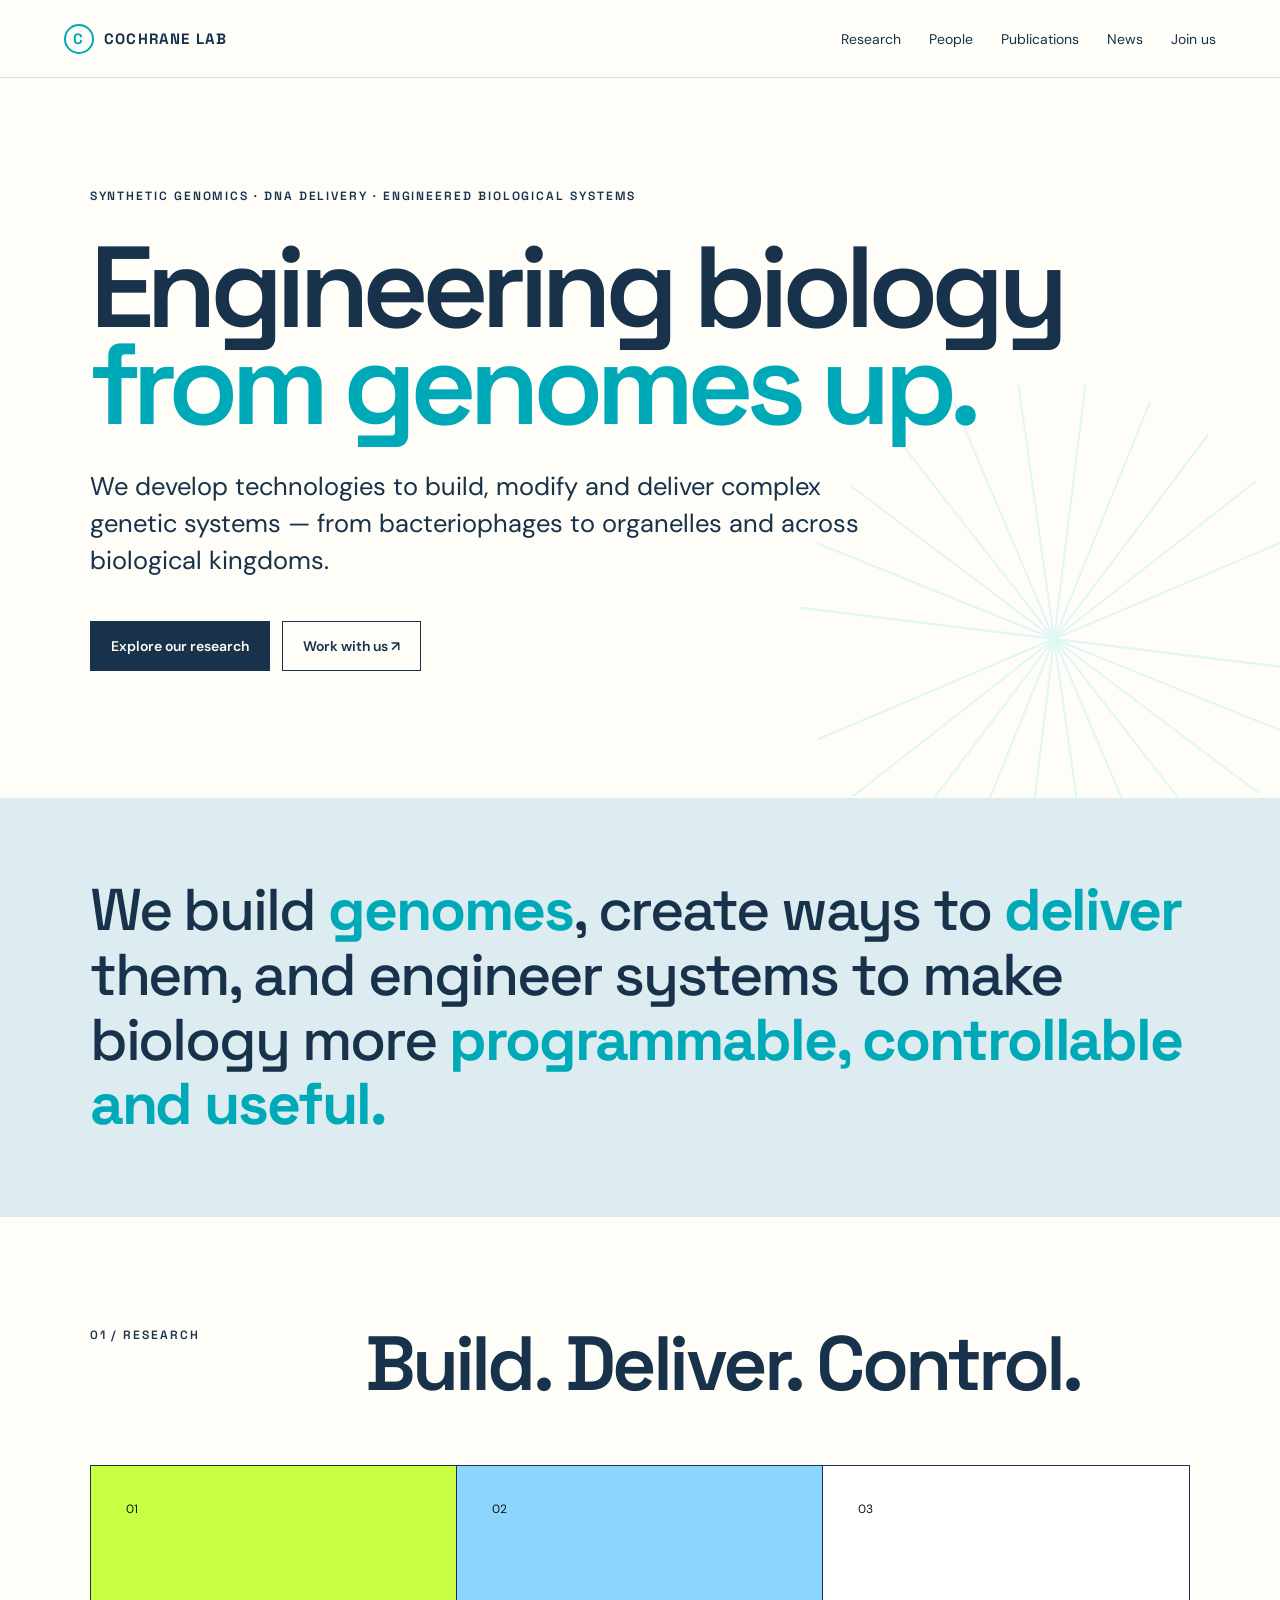
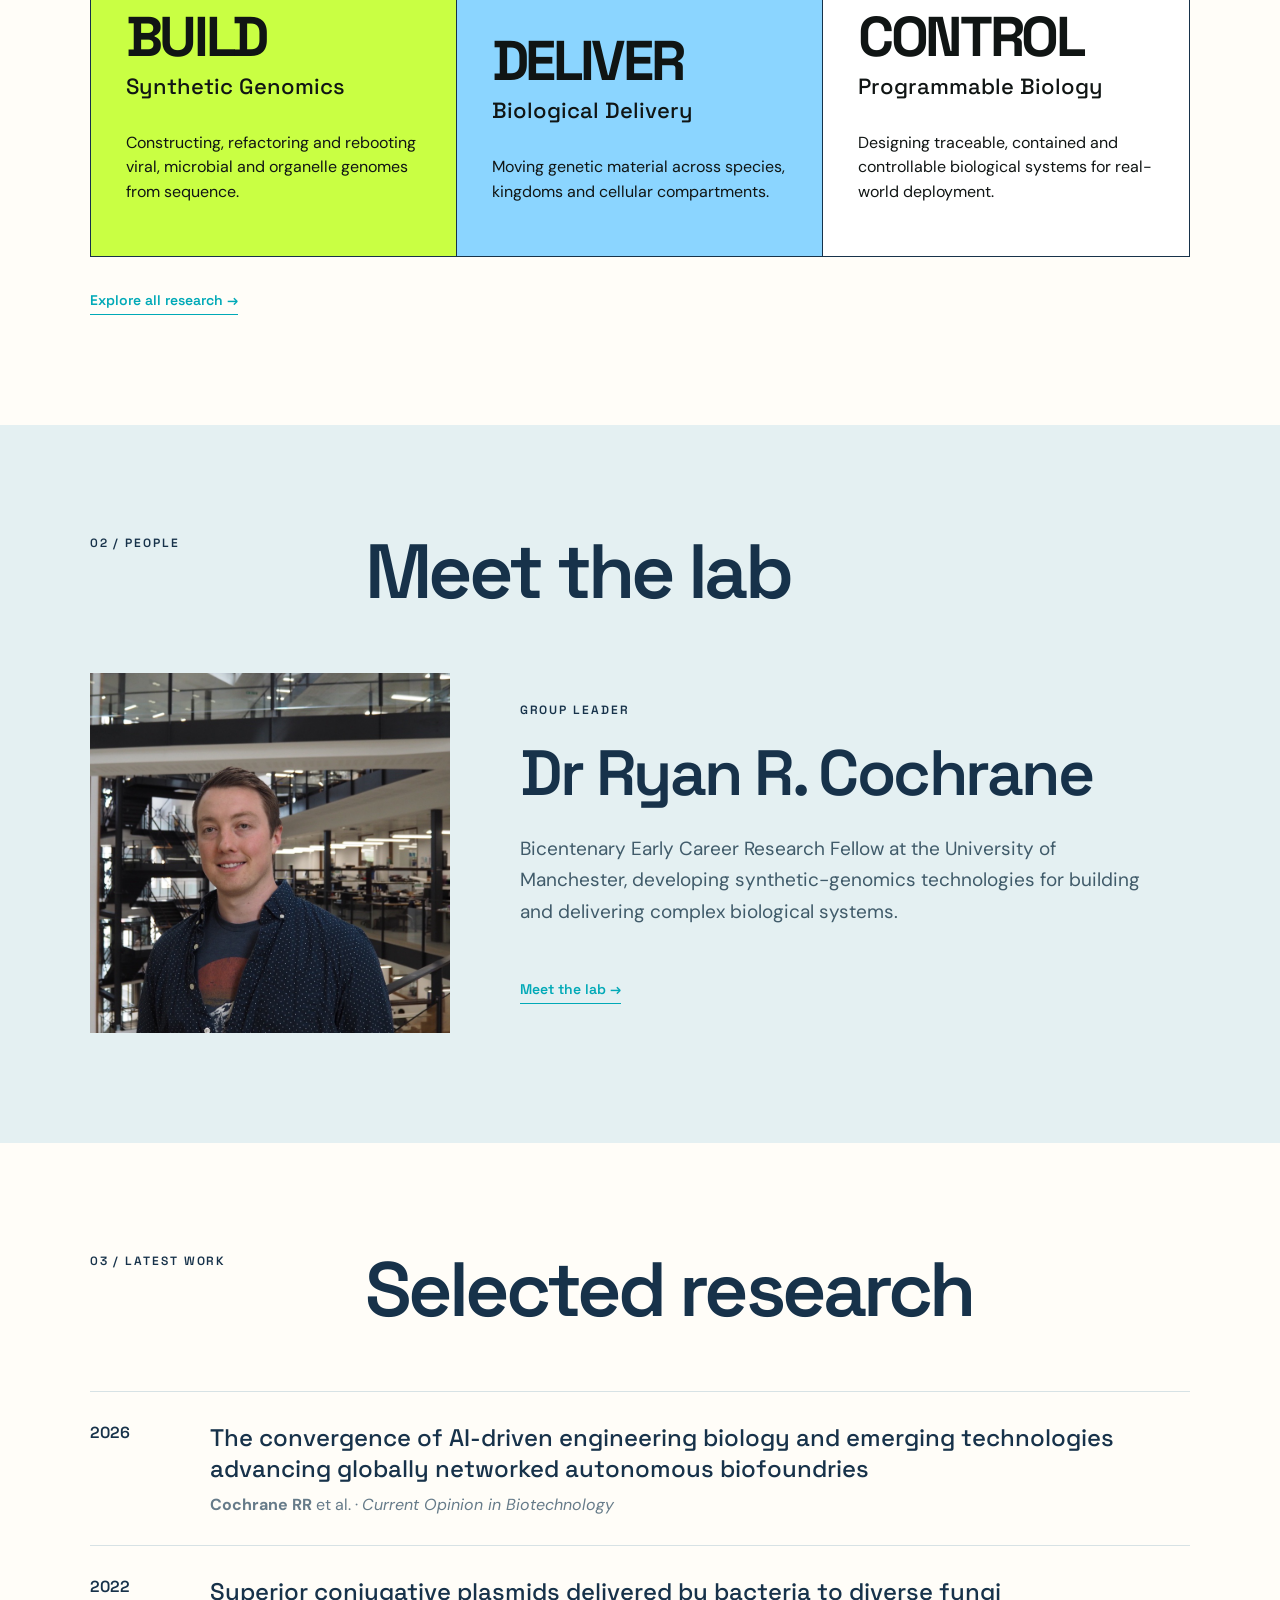
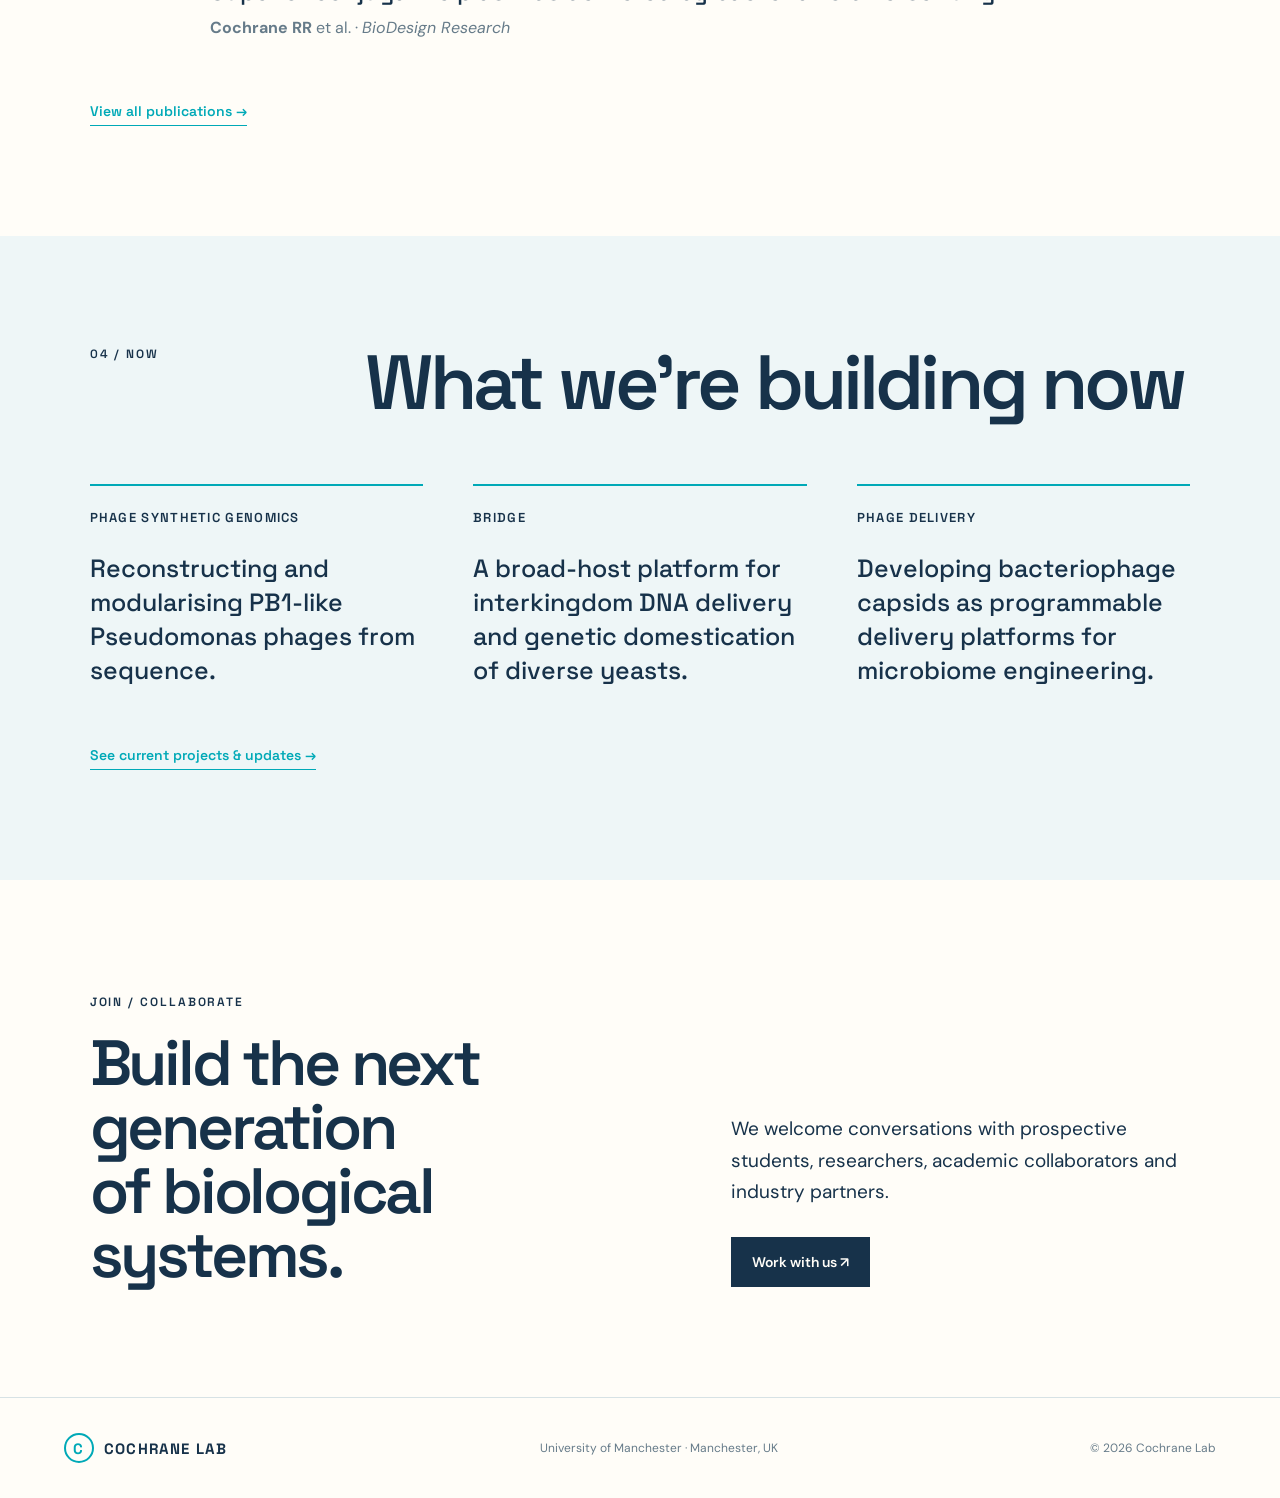
<file: index.html>
<!doctype html><html lang="en"><head><meta charset="utf-8"><meta name="viewport" content="width=device-width,initial-scale=1"><meta name="description" content="Cochrane Lab — engineering genomes, delivery systems and programmable biology at the University of Manchester."><title>Engineering Biology | Cochrane Lab</title><link rel="preconnect" href="https://fonts.googleapis.com"><link rel="preconnect" href="https://fonts.gstatic.com" crossorigin><link href="https://fonts.googleapis.com/css2?family=DM+Sans:wght@400;500;600;700&family=Space+Grotesk:wght@500;600;700&display=swap" rel="stylesheet"><link rel="stylesheet" href="assets/site.css"></head><body><header class="nav"><a class="brand" href="index.html"><span class="mark">C</span> COCHRANE LAB</a><button class="menu" aria-label="Menu">☰</button><nav><a href="research.html">Research</a><a href="people.html">People</a><a href="publications.html">Publications</a><a href="news.html">News</a><a href="join.html">Join us</a></nav></header><main><section class="hero"><div class="eyebrow">SYNTHETIC GENOMICS · DNA DELIVERY · ENGINEERED BIOLOGICAL SYSTEMS</div><h1>Engineering biology<br><em>from genomes up.</em></h1><p class="lede">We develop technologies to build, modify and deliver complex genetic systems — from bacteriophages to organelles and across biological kingdoms.</p><div class="actions"><a class="button primary" href="research.html">Explore our research</a><a class="button" href="join.html">Work with us ↗</a></div><div class="genome" aria-hidden="true"><span></span><span></span><span></span><span></span><span></span><span></span><span></span><span></span><span></span><span></span><span></span><span></span></div></section>
<section class="manifesto"><p>We build <strong>genomes</strong>, create ways to <strong>deliver</strong> them, and engineer systems to make biology more <strong>programmable, controllable and useful.</strong></p></section>
<section class="section"><div class="section-head"><span>01 / RESEARCH</span><h2>Build. Deliver. Control.</h2></div><div class="research-grid"><article class="card build"><div class="num">01</div><h3>BUILD</h3><h4>Synthetic Genomics</h4><p>Constructing, refactoring and rebooting viral, microbial and organelle genomes from sequence.</p></article><article class="card deliver"><div class="num">02</div><h3>DELIVER</h3><h4>Biological Delivery</h4><p>Moving genetic material across species, kingdoms and cellular compartments.</p></article><article class="card control"><div class="num">03</div><h3>CONTROL</h3><h4>Programmable Biology</h4><p>Designing traceable, contained and controllable biological systems for real-world deployment.</p></article></div><a class="text-link" href="research.html">Explore all research →</a></section>
<section class="section dark"><div class="section-head"><span>02 / PEOPLE</span><h2>Meet the lab</h2></div><div class="profile"><img src="images/ryan-square.jpg" alt="Ryan R. Cochrane"><div><div class="eyebrow">GROUP LEADER</div><h3>Dr Ryan R. Cochrane</h3><p>Bicentenary Early Career Research Fellow at the University of Manchester, developing synthetic-genomics technologies for building and delivering complex biological systems.</p><a class="text-link light-link" href="people.html">Meet the lab →</a></div></div></section>
<section class="section"><div class="section-head"><span>03 / LATEST WORK</span><h2>Selected research</h2></div><div class="pub"><div class="year">2026</div><div><h3>The convergence of AI-driven engineering biology and emerging technologies advancing globally networked autonomous biofoundries</h3><p><strong>Cochrane RR</strong> et al. · <em>Current Opinion in Biotechnology</em></p></div></div><div class="pub"><div class="year">2022</div><div><h3>Superior conjugative plasmids delivered by bacteria to diverse fungi</h3><p><strong>Cochrane RR</strong> et al. · <em>BioDesign Research</em></p></div></div><a class="text-link" href="publications.html">View all publications →</a></section>
<section class="section accent"><div class="section-head"><span>04 / NOW</span><h2>What we're building now</h2></div><div class="now-grid"><article><b>PHAGE SYNTHETIC GENOMICS</b><p>Reconstructing and modularising PB1-like Pseudomonas phages from sequence.</p></article><article><b>BRIDGE</b><p>A broad-host platform for interkingdom DNA delivery and genetic domestication of diverse yeasts.</p></article><article><b>PHAGE DELIVERY</b><p>Developing bacteriophage capsids as programmable delivery platforms for microbiome engineering.</p></article></div><a class="text-link" href="news.html">See current projects & updates →</a></section>
<section class="section join"><div><span class="eyebrow">JOIN / COLLABORATE</span><h2>Build the next generation<br>of biological systems.</h2></div><div><p>We welcome conversations with prospective students, researchers, academic collaborators and industry partners.</p><a class="button primary" href="join.html">Work with us ↗</a></div></section></main><footer><div class="brand"><span class="mark">C</span> COCHRANE LAB</div><div>University of Manchester · Manchester, UK</div><div>© 2026 Cochrane Lab</div></footer><script>document.querySelector('.menu').onclick=()=>document.querySelector('.nav nav').classList.toggle('open');</script></body></html>
</file>
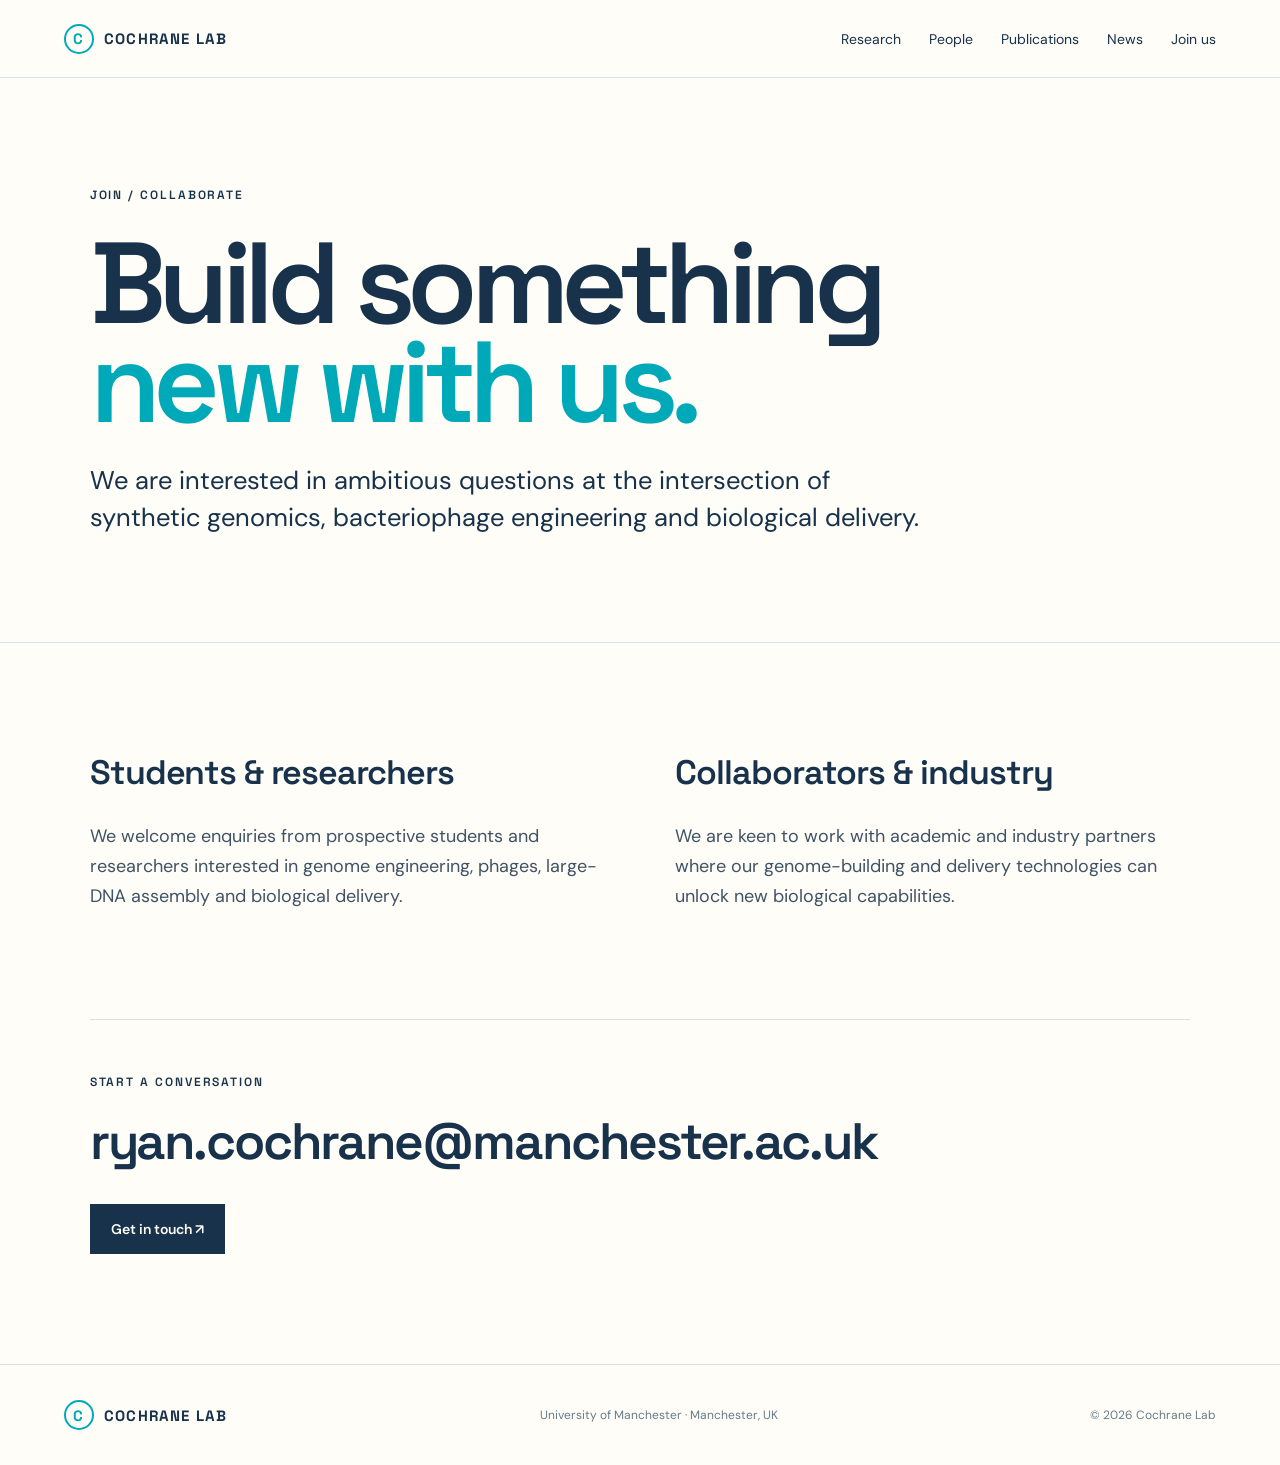
<file: join.html>
<!doctype html><html lang="en"><head><meta charset="utf-8"><meta name="viewport" content="width=device-width,initial-scale=1"><meta name="description" content="Join or collaborate with the Cochrane Lab."><title>Join Us | Cochrane Lab</title><link rel="preconnect" href="https://fonts.googleapis.com"><link rel="preconnect" href="https://fonts.gstatic.com" crossorigin><link href="https://fonts.googleapis.com/css2?family=DM+Sans:wght@400;500;600;700&family=Space+Grotesk:wght@500;600;700&display=swap" rel="stylesheet"><link rel="stylesheet" href="assets/site.css"></head><body><header class="nav"><a class="brand" href="index.html"><span class="mark">C</span> COCHRANE LAB</a><button class="menu" aria-label="Menu">☰</button><nav><a href="research.html">Research</a><a href="people.html">People</a><a href="publications.html">Publications</a><a href="news.html">News</a><a href="join.html">Join us</a></nav></header><main><section class="page-hero"><span class="eyebrow">JOIN / COLLABORATE</span><h1>Build something<br><em>new with us.</em></h1><p class="lede">We are interested in ambitious questions at the intersection of synthetic genomics, bacteriophage engineering and biological delivery.</p></section><section class="section compact"><div class="join-detail"><div><h2>Students & researchers</h2><p>We welcome enquiries from prospective students and researchers interested in genome engineering, phages, large-DNA assembly and biological delivery.</p></div><div><h2>Collaborators & industry</h2><p>We are keen to work with academic and industry partners where our genome-building and delivery technologies can unlock new biological capabilities.</p></div></div><div class="contact-strip"><span class="eyebrow">START A CONVERSATION</span><h2>ryan.cochrane@manchester.ac.uk</h2><a class="button primary" href="mailto:ryan.cochrane@manchester.ac.uk">Get in touch ↗</a></div></section></main><footer><div class="brand"><span class="mark">C</span> COCHRANE LAB</div><div>University of Manchester · Manchester, UK</div><div>© 2026 Cochrane Lab</div></footer><script>document.querySelector('.menu').onclick=()=>document.querySelector('.nav nav').classList.toggle('open');</script></body></html>
</file>
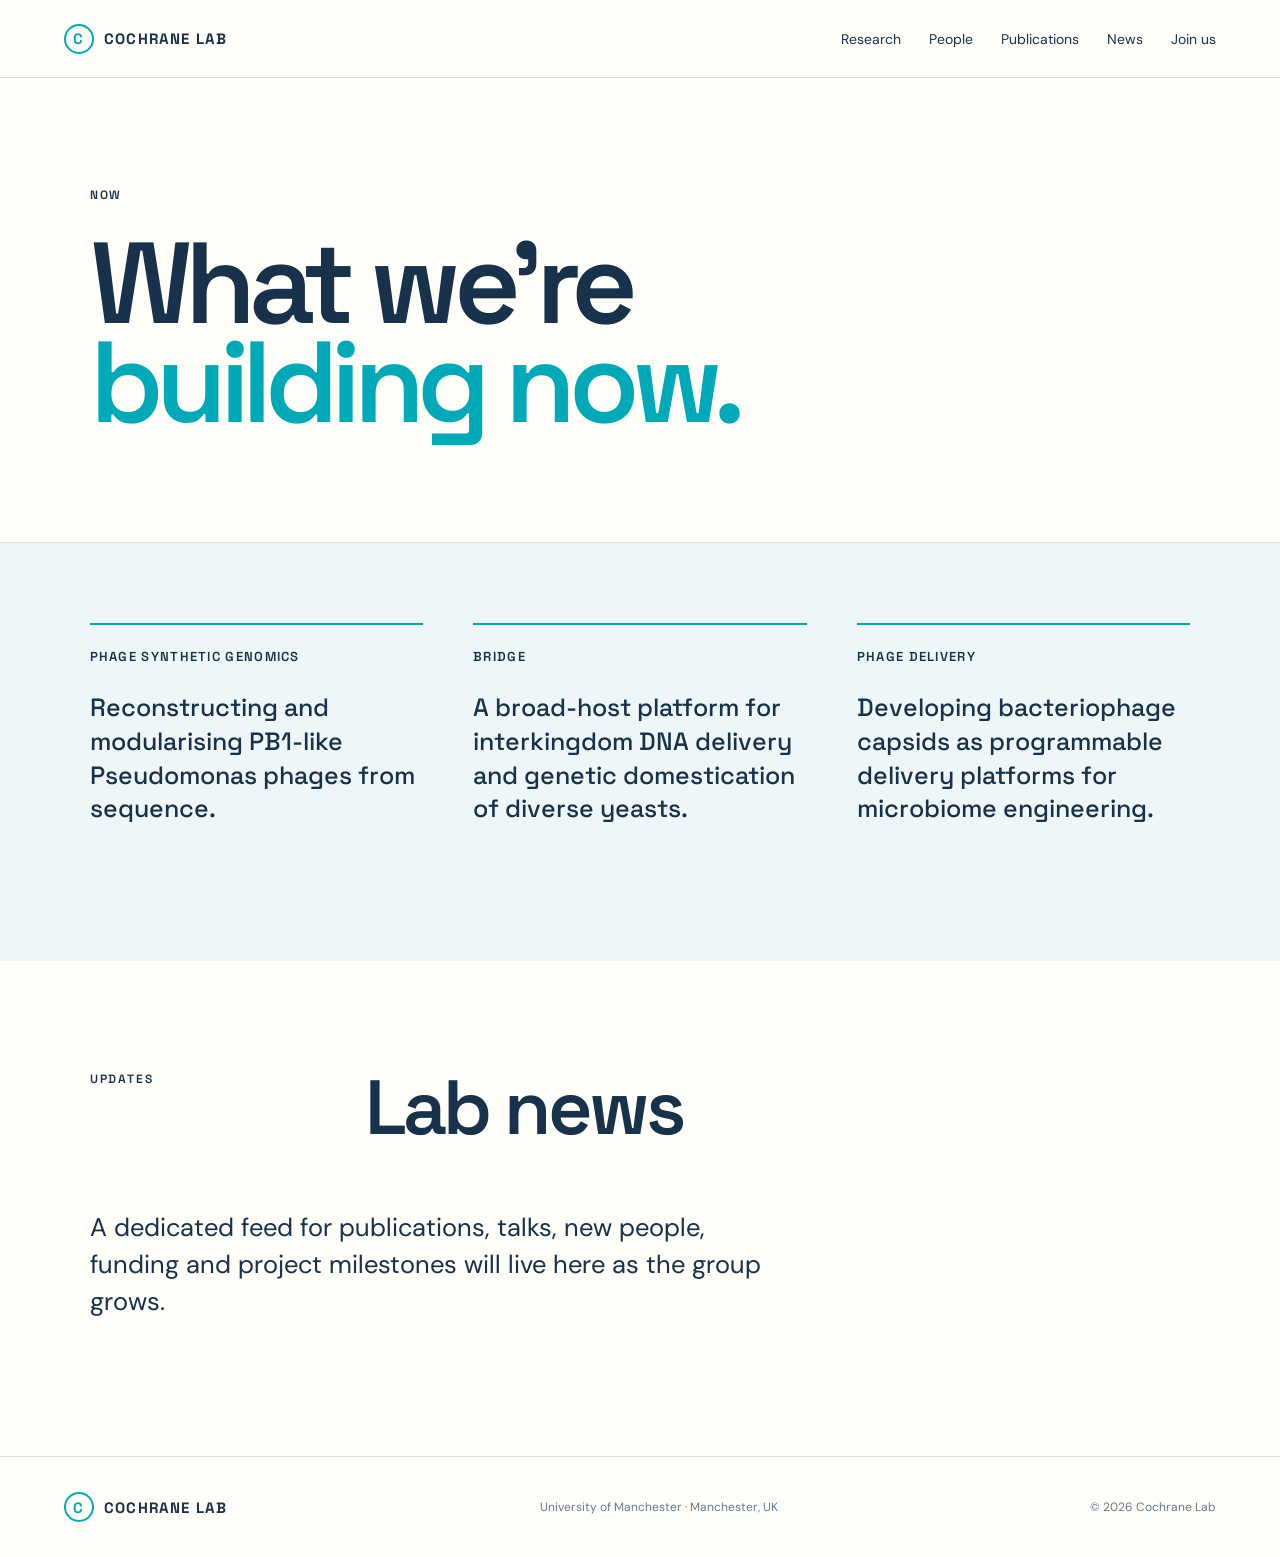
<file: news.html>
<!doctype html><html lang="en"><head><meta charset="utf-8"><meta name="viewport" content="width=device-width,initial-scale=1"><meta name="description" content="Current projects and news from the Cochrane Lab."><title>News | Cochrane Lab</title><link rel="preconnect" href="https://fonts.googleapis.com"><link rel="preconnect" href="https://fonts.gstatic.com" crossorigin><link href="https://fonts.googleapis.com/css2?family=DM+Sans:wght@400;500;600;700&family=Space+Grotesk:wght@500;600;700&display=swap" rel="stylesheet"><link rel="stylesheet" href="assets/site.css"></head><body><header class="nav"><a class="brand" href="index.html"><span class="mark">C</span> COCHRANE LAB</a><button class="menu" aria-label="Menu">☰</button><nav><a href="research.html">Research</a><a href="people.html">People</a><a href="publications.html">Publications</a><a href="news.html">News</a><a href="join.html">Join us</a></nav></header><main><section class="page-hero"><span class="eyebrow">NOW</span><h1>What we're<br><em>building now.</em></h1></section><section class="section compact accent"><div class="now-grid"><article><b>PHAGE SYNTHETIC GENOMICS</b><p>Reconstructing and modularising PB1-like Pseudomonas phages from sequence.</p></article><article><b>BRIDGE</b><p>A broad-host platform for interkingdom DNA delivery and genetic domestication of diverse yeasts.</p></article><article><b>PHAGE DELIVERY</b><p>Developing bacteriophage capsids as programmable delivery platforms for microbiome engineering.</p></article></div></section><section class="section"><div class="section-head"><span>UPDATES</span><h2>Lab news</h2></div><p class="lede narrow">A dedicated feed for publications, talks, new people, funding and project milestones will live here as the group grows.</p></section></main><footer><div class="brand"><span class="mark">C</span> COCHRANE LAB</div><div>University of Manchester · Manchester, UK</div><div>© 2026 Cochrane Lab</div></footer><script>document.querySelector('.menu').onclick=()=>document.querySelector('.nav nav').classList.toggle('open');</script></body></html>
</file>
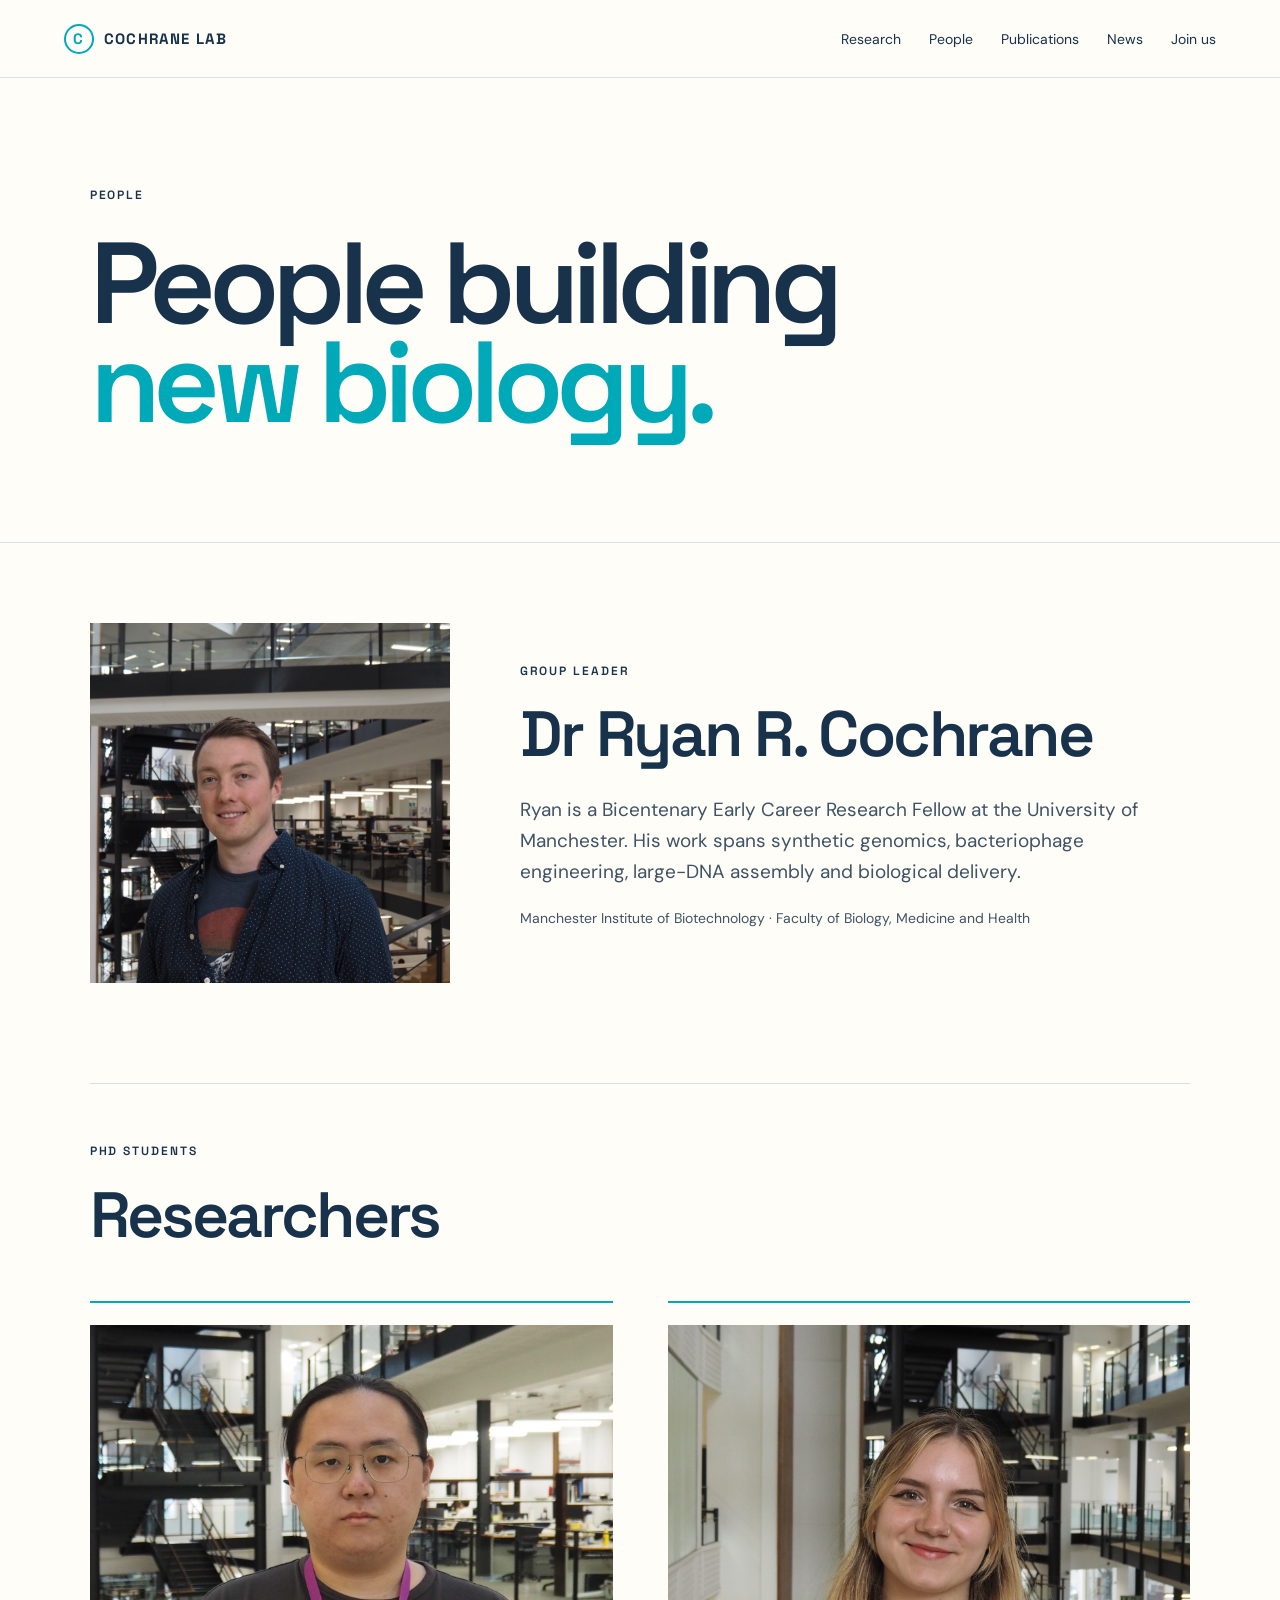
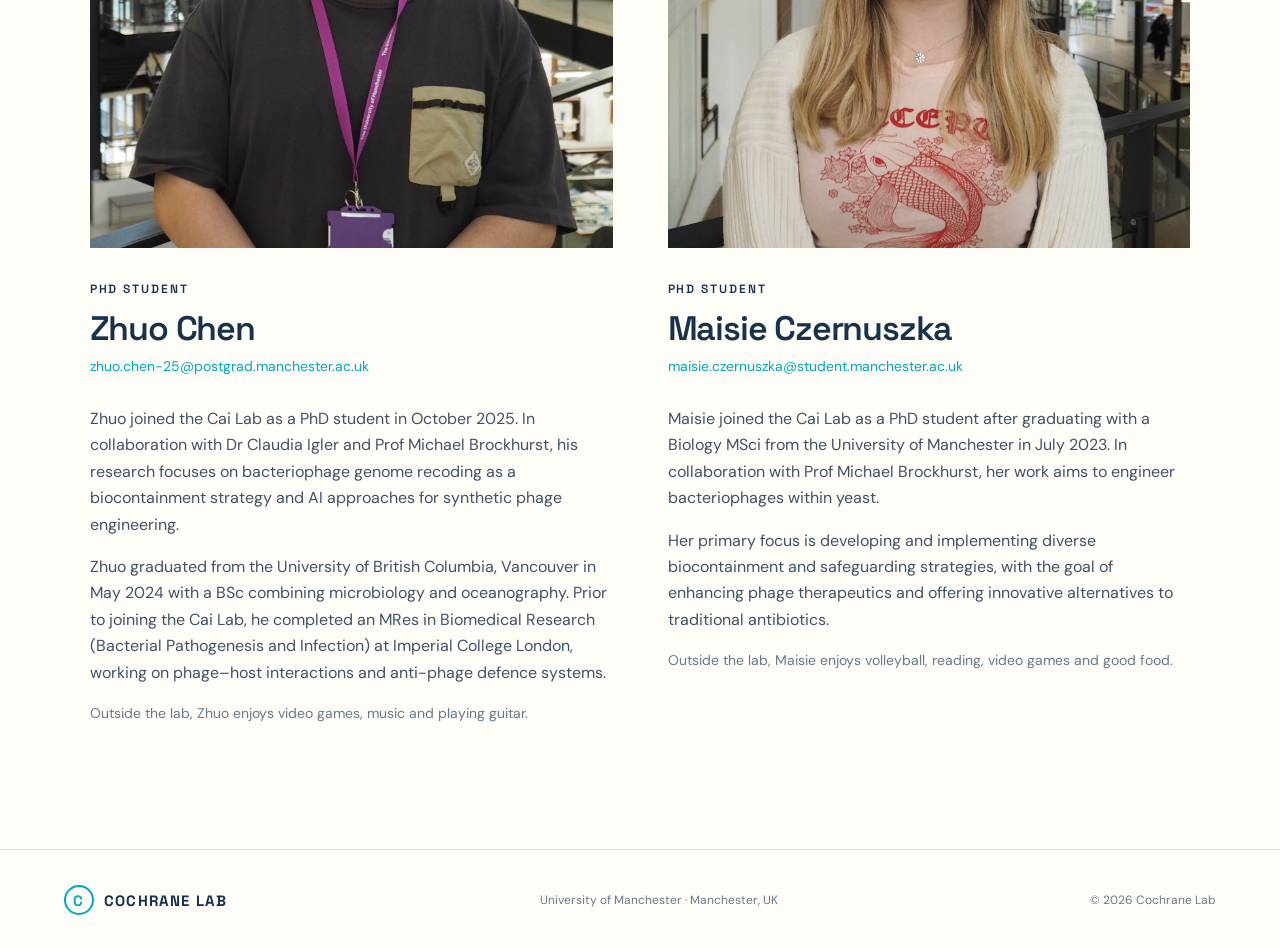
<file: people.html>
<!doctype html><html lang="en"><head><meta charset="utf-8"><meta name="viewport" content="width=device-width,initial-scale=1"><meta name="description" content="People in the Cochrane Lab."><title>People | Cochrane Lab</title><link rel="preconnect" href="https://fonts.googleapis.com"><link rel="preconnect" href="https://fonts.gstatic.com" crossorigin><link href="https://fonts.googleapis.com/css2?family=DM+Sans:wght@400;500;600;700&family=Space+Grotesk:wght@500;600;700&display=swap" rel="stylesheet"><link rel="stylesheet" href="assets/site.css"></head><body><header class="nav"><a class="brand" href="index.html"><span class="mark">C</span> COCHRANE LAB</a><button class="menu" aria-label="Menu">☰</button><nav><a href="research.html">Research</a><a href="people.html">People</a><a href="publications.html">Publications</a><a href="news.html">News</a><a href="join.html">Join us</a></nav></header><main><section class="page-hero"><span class="eyebrow">PEOPLE</span><h1>People building<br><em>new biology.</em></h1></section><section class="section compact"><div class="profile profile-light"><img src="images/ryan-square.jpg" alt="Ryan R. Cochrane"><div><div class="eyebrow">GROUP LEADER</div><h3>Dr Ryan R. Cochrane</h3><p>Ryan is a Bicentenary Early Career Research Fellow at the University of Manchester. His work spans synthetic genomics, bacteriophage engineering, large-DNA assembly and biological delivery.</p><p class="small">Manchester Institute of Biotechnology · Faculty of Biology, Medicine and Health</p></div></div><div class="team-heading"><span class="eyebrow">PHD STUDENTS</span><h2>Researchers</h2></div><div class="team-grid"><article class="person-card"><img src="images/zhuo-chen.jpg" alt="Zhuo Chen"><div class="person-copy"><div class="eyebrow">PHD STUDENT</div><h3>Zhuo Chen</h3><a class="person-email" href="mailto:zhuo.chen-25@postgrad.manchester.ac.uk">zhuo.chen-25@postgrad.manchester.ac.uk</a><p>Zhuo joined the Cai Lab as a PhD student in October 2025. In collaboration with Dr Claudia Igler and Prof Michael Brockhurst, his research focuses on bacteriophage genome recoding as a biocontainment strategy and AI approaches for synthetic phage engineering.</p><p>Zhuo graduated from the University of British Columbia, Vancouver in May 2024 with a BSc combining microbiology and oceanography. Prior to joining the Cai Lab, he completed an MRes in Biomedical Research (Bacterial Pathogenesis and Infection) at Imperial College London, working on phage–host interactions and anti-phage defence systems.</p><p class="small">Outside the lab, Zhuo enjoys video games, music and playing guitar.</p></div></article><article class="person-card"><img src="images/maisie-czernuszka.jpg" alt="Maisie Czernuszka"><div class="person-copy"><div class="eyebrow">PHD STUDENT</div><h3>Maisie Czernuszka</h3><a class="person-email" href="mailto:maisie.czernuszka@student.manchester.ac.uk">maisie.czernuszka@student.manchester.ac.uk</a><p>Maisie joined the Cai Lab as a PhD student after graduating with a Biology MSci from the University of Manchester in July 2023. In collaboration with Prof Michael Brockhurst, her work aims to engineer bacteriophages within yeast.</p><p>Her primary focus is developing and implementing diverse biocontainment and safeguarding strategies, with the goal of enhancing phage therapeutics and offering innovative alternatives to traditional antibiotics.</p><p class="small">Outside the lab, Maisie enjoys volleyball, reading, video games and good food.</p></div></article></div></section></main><footer><div class="brand"><span class="mark">C</span> COCHRANE LAB</div><div>University of Manchester · Manchester, UK</div><div>© 2026 Cochrane Lab</div></footer><script>document.querySelector('.menu').onclick=()=>document.querySelector('.nav nav').classList.toggle('open');</script></body></html>
</file>
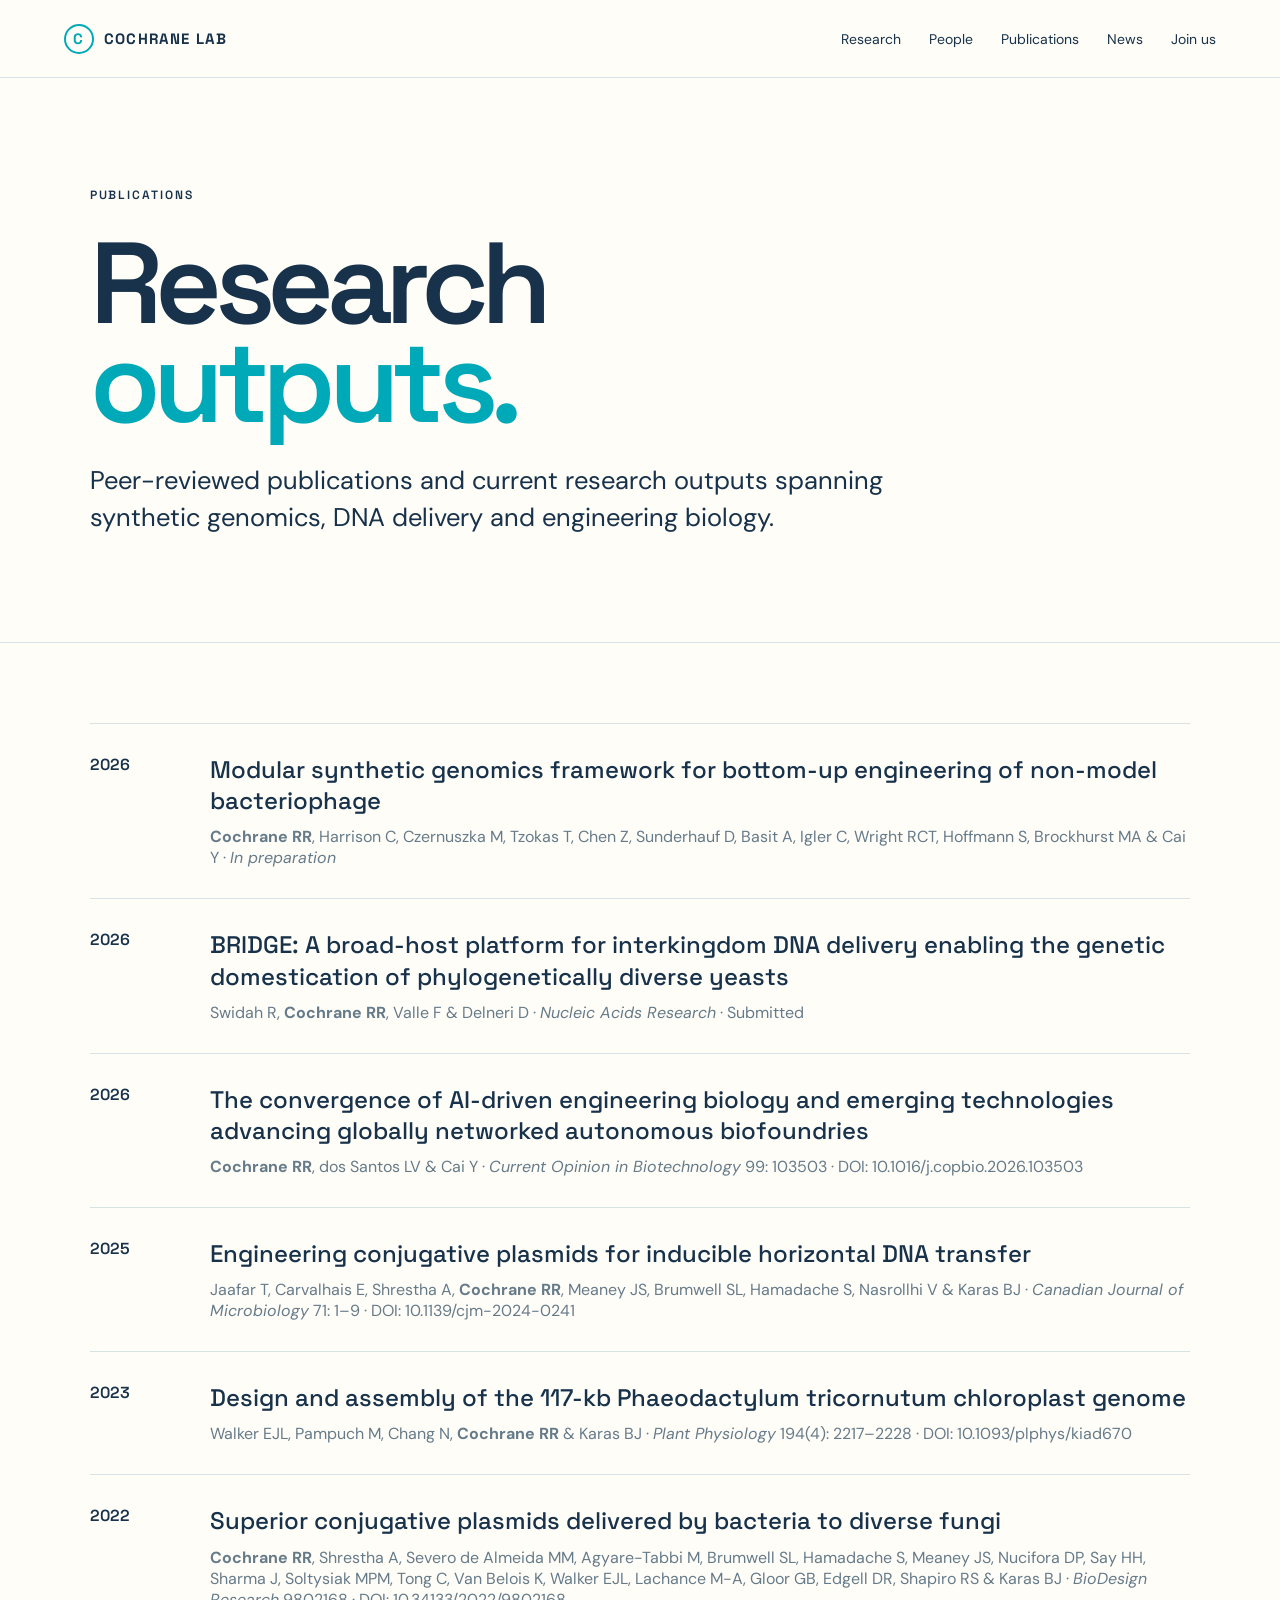
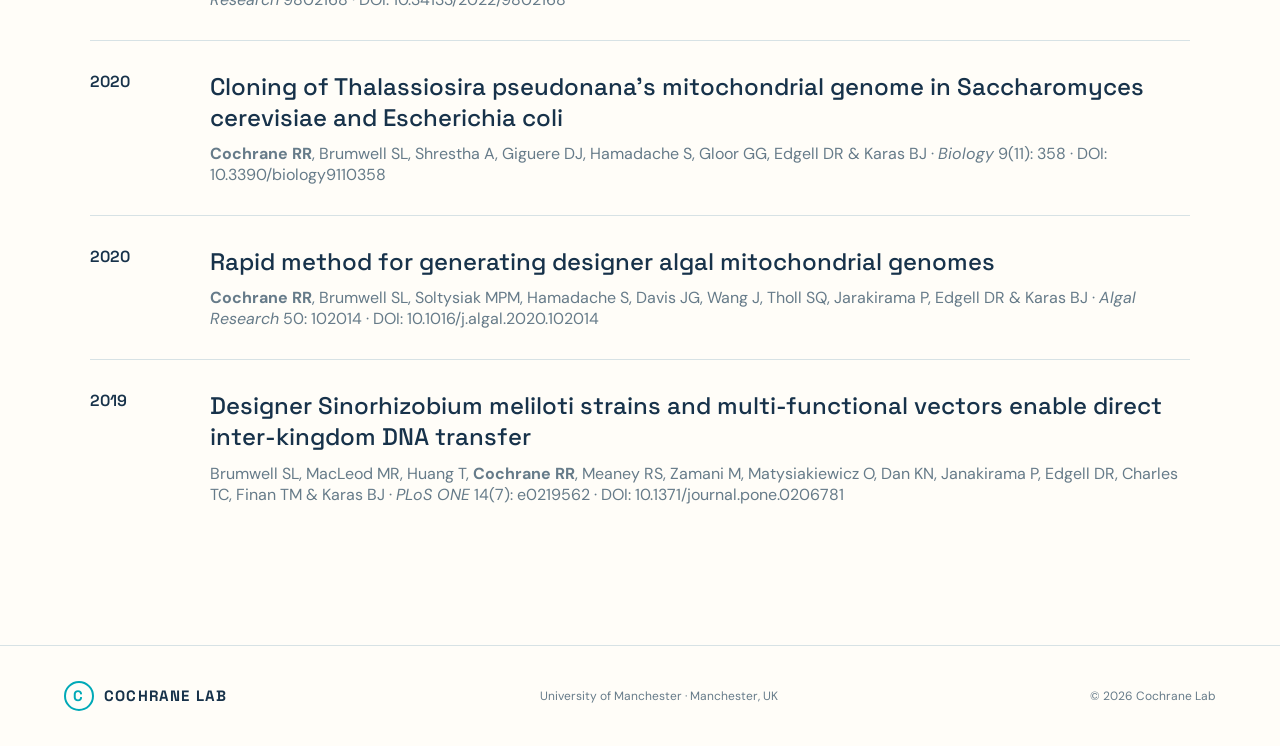
<file: publications.html>
<!doctype html><html lang="en"><head><meta charset="utf-8"><meta name="viewport" content="width=device-width,initial-scale=1"><meta name="description" content="Publications from the Cochrane Lab."><title>Publications | Cochrane Lab</title><link rel="preconnect" href="https://fonts.googleapis.com"><link rel="preconnect" href="https://fonts.gstatic.com" crossorigin><link href="https://fonts.googleapis.com/css2?family=DM+Sans:wght@400;500;600;700&family=Space+Grotesk:wght@500;600;700&display=swap" rel="stylesheet"><link rel="stylesheet" href="assets/site.css"></head><body><header class="nav"><a class="brand" href="index.html"><span class="mark">C</span> COCHRANE LAB</a><button class="menu" aria-label="Menu">☰</button><nav><a href="research.html">Research</a><a href="people.html">People</a><a href="publications.html">Publications</a><a href="news.html">News</a><a href="join.html">Join us</a></nav></header><main><section class="page-hero"><span class="eyebrow">PUBLICATIONS</span><h1>Research<br><em>outputs.</em></h1><p class="lede">Peer-reviewed publications and current research outputs spanning synthetic genomics, DNA delivery and engineering biology.</p></section><section class="section compact">
<div class="pub"><div class="year">2026</div><div><h3>Modular synthetic genomics framework for bottom-up engineering of non-model bacteriophage</h3><p><strong>Cochrane RR</strong>, Harrison C, Czernuszka M, Tzokas T, Chen Z, Sunderhauf D, Basit A, Igler C, Wright RCT, Hoffmann S, Brockhurst MA & Cai Y · <em>In preparation</em></p></div></div>
<div class="pub"><div class="year">2026</div><div><h3>BRIDGE: A broad-host platform for interkingdom DNA delivery enabling the genetic domestication of phylogenetically diverse yeasts</h3><p>Swidah R, <strong>Cochrane RR</strong>, Valle F & Delneri D · <em>Nucleic Acids Research</em> · Submitted</p></div></div>
<div class="pub"><div class="year">2026</div><div><h3>The convergence of AI-driven engineering biology and emerging technologies advancing globally networked autonomous biofoundries</h3><p><strong>Cochrane RR</strong>, dos Santos LV & Cai Y · <em>Current Opinion in Biotechnology</em> 99: 103503 · DOI: 10.1016/j.copbio.2026.103503</p></div></div>
<div class="pub"><div class="year">2025</div><div><h3>Engineering conjugative plasmids for inducible horizontal DNA transfer</h3><p>Jaafar T, Carvalhais E, Shrestha A, <strong>Cochrane RR</strong>, Meaney JS, Brumwell SL, Hamadache S, Nasrollhi V & Karas BJ · <em>Canadian Journal of Microbiology</em> 71: 1–9 · DOI: 10.1139/cjm-2024-0241</p></div></div>
<div class="pub"><div class="year">2023</div><div><h3>Design and assembly of the 117-kb Phaeodactylum tricornutum chloroplast genome</h3><p>Walker EJL, Pampuch M, Chang N, <strong>Cochrane RR</strong> & Karas BJ · <em>Plant Physiology</em> 194(4): 2217–2228 · DOI: 10.1093/plphys/kiad670</p></div></div>
<div class="pub"><div class="year">2022</div><div><h3>Superior conjugative plasmids delivered by bacteria to diverse fungi</h3><p><strong>Cochrane RR</strong>, Shrestha A, Severo de Almeida MM, Agyare-Tabbi M, Brumwell SL, Hamadache S, Meaney JS, Nucifora DP, Say HH, Sharma J, Soltysiak MPM, Tong C, Van Belois K, Walker EJL, Lachance M-A, Gloor GB, Edgell DR, Shapiro RS & Karas BJ · <em>BioDesign Research</em> 9802168 · DOI: 10.34133/2022/9802168</p></div></div>
<div class="pub"><div class="year">2020</div><div><h3>Cloning of Thalassiosira pseudonana’s mitochondrial genome in Saccharomyces cerevisiae and Escherichia coli</h3><p><strong>Cochrane RR</strong>, Brumwell SL, Shrestha A, Giguere DJ, Hamadache S, Gloor GG, Edgell DR & Karas BJ · <em>Biology</em> 9(11): 358 · DOI: 10.3390/biology9110358</p></div></div>
<div class="pub"><div class="year">2020</div><div><h3>Rapid method for generating designer algal mitochondrial genomes</h3><p><strong>Cochrane RR</strong>, Brumwell SL, Soltysiak MPM, Hamadache S, Davis JG, Wang J, Tholl SQ, Jarakirama P, Edgell DR & Karas BJ · <em>Algal Research</em> 50: 102014 · DOI: 10.1016/j.algal.2020.102014</p></div></div>
<div class="pub"><div class="year">2019</div><div><h3>Designer Sinorhizobium meliloti strains and multi-functional vectors enable direct inter-kingdom DNA transfer</h3><p>Brumwell SL, MacLeod MR, Huang T, <strong>Cochrane RR</strong>, Meaney RS, Zamani M, Matysiakiewicz O, Dan KN, Janakirama P, Edgell DR, Charles TC, Finan TM & Karas BJ · <em>PLoS ONE</em> 14(7): e0219562 · DOI: 10.1371/journal.pone.0206781</p></div></div>
</section></main><footer><div class="brand"><span class="mark">C</span> COCHRANE LAB</div><div>University of Manchester · Manchester, UK</div><div>© 2026 Cochrane Lab</div></footer><script>document.querySelector('.menu').onclick=()=>document.querySelector('.nav nav').classList.toggle('open');</script></body></html>
</file>
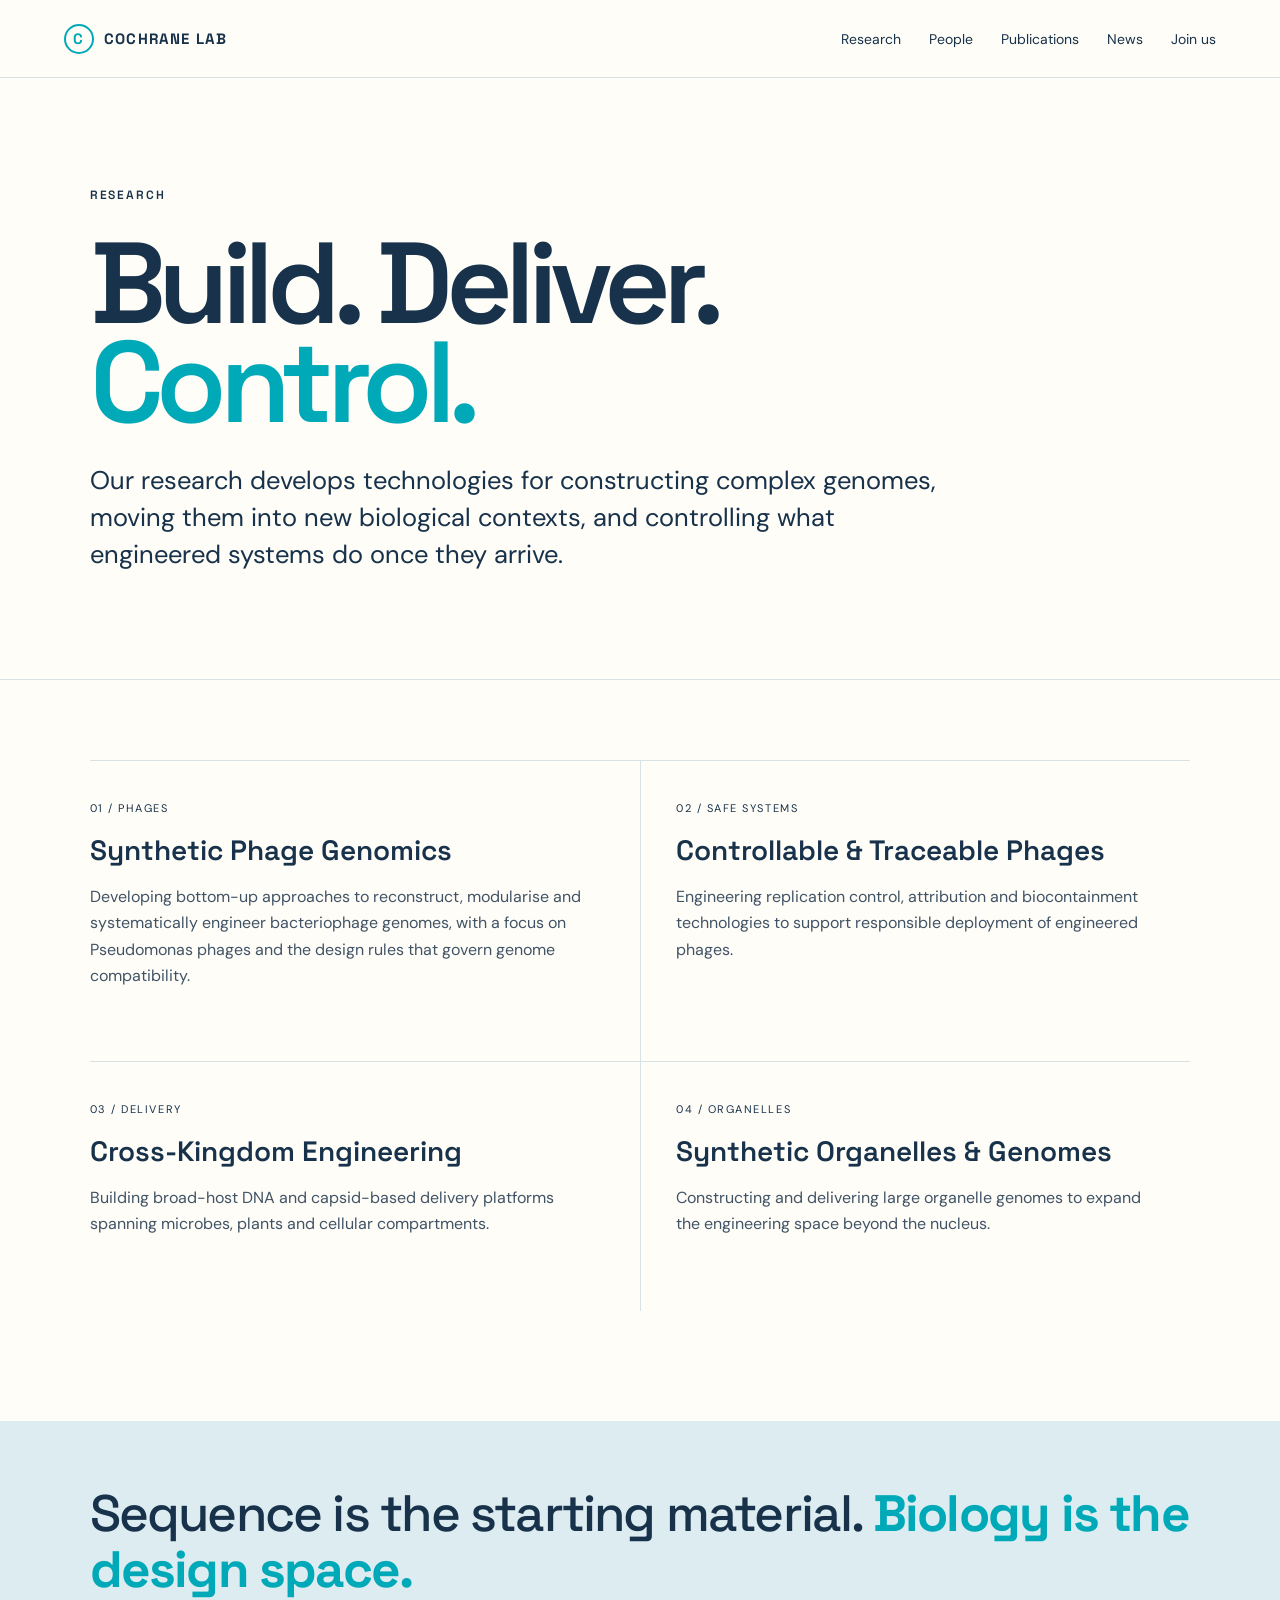
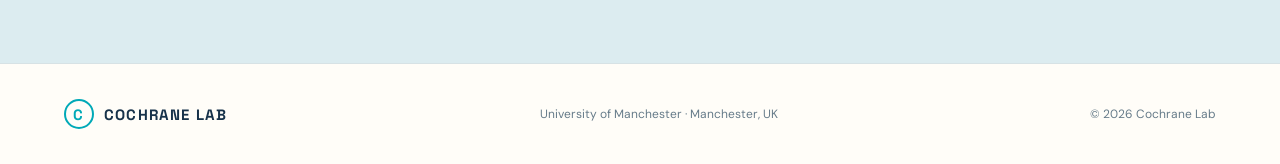
<file: research.html>
<!doctype html><html lang="en"><head><meta charset="utf-8"><meta name="viewport" content="width=device-width,initial-scale=1"><meta name="description" content="Research at the Cochrane Lab."><title>Research | Cochrane Lab</title><link rel="preconnect" href="https://fonts.googleapis.com"><link rel="preconnect" href="https://fonts.gstatic.com" crossorigin><link href="https://fonts.googleapis.com/css2?family=DM+Sans:wght@400;500;600;700&family=Space+Grotesk:wght@500;600;700&display=swap" rel="stylesheet"><link rel="stylesheet" href="assets/site.css"></head><body><header class="nav"><a class="brand" href="index.html"><span class="mark">C</span> COCHRANE LAB</a><button class="menu" aria-label="Menu">☰</button><nav><a href="research.html">Research</a><a href="people.html">People</a><a href="publications.html">Publications</a><a href="news.html">News</a><a href="join.html">Join us</a></nav></header><main><section class="page-hero"><span class="eyebrow">RESEARCH</span><h1>Build. Deliver.<br><em>Control.</em></h1><p class="lede">Our research develops technologies for constructing complex genomes, moving them into new biological contexts, and controlling what engineered systems do once they arrive.</p></section><section class="section compact"><div class="programmes programme-full"><article><span>01 / PHAGES</span><h3>Synthetic Phage Genomics</h3><p>Developing bottom-up approaches to reconstruct, modularise and systematically engineer bacteriophage genomes, with a focus on Pseudomonas phages and the design rules that govern genome compatibility.</p></article><article><span>02 / SAFE SYSTEMS</span><h3>Controllable & Traceable Phages</h3><p>Engineering replication control, attribution and biocontainment technologies to support responsible deployment of engineered phages.</p></article><article><span>03 / DELIVERY</span><h3>Cross-Kingdom Engineering</h3><p>Building broad-host DNA and capsid-based delivery platforms spanning microbes, plants and cellular compartments.</p></article><article><span>04 / ORGANELLES</span><h3>Synthetic Organelles & Genomes</h3><p>Constructing and delivering large organelle genomes to expand the engineering space beyond the nucleus.</p></article></div></section><section class="manifesto small-manifesto"><p>Sequence is the starting material. <strong>Biology is the design space.</strong></p></section></main><footer><div class="brand"><span class="mark">C</span> COCHRANE LAB</div><div>University of Manchester · Manchester, UK</div><div>© 2026 Cochrane Lab</div></footer><script>document.querySelector('.menu').onclick=()=>document.querySelector('.nav nav').classList.toggle('open');</script></body></html>
</file>
<file: assets/site.css>
:root{--ink:#17324a;--paper:#fffdf8;--teal:#00a9b7;--cyan:#29d3e2;--soft:#eef6f7;--coral:#f26b5b;--muted:#667b89;--line:#d7e2e5;--lime:#c9ff43;--blue:#8bd5ff;--navy-soft:#dcecf0}*{box-sizing:border-box}html{scroll-behavior:smooth}body{margin:0;background:var(--paper);color:var(--ink);font-family:'DM Sans',sans-serif}a{color:inherit;text-decoration:none}.nav{height:78px;padding:0 5vw;display:flex;align-items:center;justify-content:space-between;border-bottom:1px solid var(--line);position:sticky;top:0;background:rgba(255,253,248,.94);backdrop-filter:blur(12px);z-index:20}.brand{font:700 15px 'Space Grotesk';letter-spacing:.08em;display:flex;align-items:center;gap:10px}.mark{width:30px;height:30px;border:2px solid;border-radius:50%;display:grid;place-items:center}.nav nav{display:flex;gap:28px;font-size:14px}.nav nav a:hover{opacity:.55}.menu{display:none;background:none;border:0;font-size:24px}.hero{min-height:720px;padding:110px 7vw 70px;position:relative;overflow:hidden}.eyebrow,.section-head span{font:600 12px 'Space Grotesk';letter-spacing:.16em}.hero h1{font:600 clamp(60px,9vw,138px)/.84 'Space Grotesk';letter-spacing:-.065em;margin:36px 0 34px;max-width:1200px}.hero h1 em{font-style:normal;color:var(--teal)}.lede{font-size:clamp(20px,2vw,28px);line-height:1.45;max-width:770px}.actions{display:flex;gap:12px;margin-top:42px}.button{display:inline-block;border:1px solid var(--ink);padding:15px 20px;font-weight:600;font-size:14px}.button.primary{background:var(--ink);color:var(--paper)}.genome{position:absolute;right:-30px;bottom:35px;width:40%;height:250px;opacity:.14;transform:rotate(-8deg)}.genome span{display:block;position:absolute;width:100%;height:2px;background:var(--cyan);top:50%}.genome span:nth-child(n){transform:rotate(calc(var(--i,1)*15deg))}.genome span:nth-child(2){transform:rotate(15deg)}.genome span:nth-child(3){transform:rotate(30deg)}.genome span:nth-child(4){transform:rotate(45deg)}.genome span:nth-child(5){transform:rotate(60deg)}.genome span:nth-child(6){transform:rotate(75deg)}.genome span:nth-child(7){transform:rotate(90deg)}.genome span:nth-child(8){transform:rotate(105deg)}.genome span:nth-child(9){transform:rotate(120deg)}.genome span:nth-child(10){transform:rotate(135deg)}.genome span:nth-child(11){transform:rotate(150deg)}.genome span:nth-child(12){transform:rotate(165deg)}.manifesto{background:var(--navy-soft);color:var(--ink);padding:80px 7vw}.manifesto p{font:500 clamp(30px,4.6vw,70px)/1.1 'Space Grotesk';letter-spacing:-.035em;margin:0;max-width:1250px}.manifesto strong{color:var(--teal)}.section{padding:110px 7vw}.section-head{display:grid;grid-template-columns:1fr 3fr;align-items:start;margin-bottom:65px}.section-head h2{font:600 clamp(45px,6vw,85px)/.95 'Space Grotesk';letter-spacing:-.05em;margin:0}.research-grid{display:grid;grid-template-columns:repeat(3,1fr);border:1px solid var(--ink)}.card{padding:35px;min-height:390px;display:flex;flex-direction:column;border-right:1px solid var(--ink)}.card:last-child{border:0}.card .num{font-size:12px}.card h3{font:700 56px 'Space Grotesk';margin:auto 0 0;letter-spacing:-.06em}.card h4{font:500 22px 'Space Grotesk';margin:0 0 15px}.card p{line-height:1.55}.tags{font-size:10px;letter-spacing:.1em;margin-top:25px}.build{background:var(--lime)}.deliver{background:var(--blue)}.control{background:#fff}.programmes{margin-top:90px;display:grid;grid-template-columns:1fr 1fr}.programmes article{padding:35px 35px 55px 0;border-top:1px solid var(--line)}.programmes article:nth-child(even){padding-left:35px;border-left:1px solid var(--line)}.programmes span{font-size:11px;letter-spacing:.14em}.programmes h3{font:600 28px 'Space Grotesk';margin:15px 0}.programmes p{max-width:570px;line-height:1.65;color:#405365}.dark{background:#e4f0f2;color:var(--ink)}.profile{display:grid;grid-template-columns:minmax(220px,360px) 1fr;gap:70px;align-items:center;max-width:1050px}.profile img{width:100%;aspect-ratio:1/1;object-fit:cover;object-position:center;filter:none}.profile h3{font:600 clamp(38px,5vw,66px) 'Space Grotesk';letter-spacing:-.04em;margin:14px 0}.profile p{font-size:19px;line-height:1.65;color:#405b6a}.profile .small{font-size:14px}.coming{border-top:1px solid var(--line);margin-top:70px;padding-top:25px;color:var(--muted)}.pub{display:grid;grid-template-columns:120px 1fr;padding:30px 0;border-top:1px solid var(--line);max-width:1100px}.pub .year{font:600 16px 'Space Grotesk'}.pub h3{font:500 24px/1.3 'Space Grotesk';margin:0 0 10px}.pub p{margin:0;color:var(--muted)}.note{color:var(--muted);margin-top:30px}.accent{background:var(--soft)}.now-grid{display:grid;grid-template-columns:repeat(3,1fr);gap:50px}.now-grid article{border-top:2px solid var(--teal);padding-top:20px}.now-grid b{font:600 13px 'Space Grotesk';letter-spacing:.1em}.now-grid p{font:500 25px/1.35 'Space Grotesk'}.join{display:grid;grid-template-columns:1.2fr 1fr;gap:90px;align-items:end}.join h2{font:600 clamp(42px,5vw,76px)/1 'Space Grotesk';letter-spacing:-.05em;margin:20px 0 0}.join p{font-size:19px;line-height:1.65;margin:0 0 30px}footer{padding:35px 5vw;border-top:1px solid var(--line);display:flex;justify-content:space-between;align-items:center;font-size:12px;color:var(--muted)}footer .brand{color:var(--ink)}
@media(max-width:800px){.nav nav{display:none;position:absolute;top:78px;left:0;right:0;background:var(--paper);padding:25px 5vw;flex-direction:column;border-bottom:1px solid}.nav nav.open{display:flex}.menu{display:block}.hero{padding-top:80px;min-height:650px}.section{padding:75px 6vw}.section-head{grid-template-columns:1fr;gap:20px}.research-grid,.now-grid,.join{grid-template-columns:1fr}.card{border-right:0;border-bottom:1px solid}.programmes{grid-template-columns:1fr}.programmes article:nth-child(even){padding-left:0;border-left:0}.profile{grid-template-columns:1fr;gap:35px}.profile img{max-width:300px}.pub{grid-template-columns:70px 1fr}.join{gap:40px}footer{align-items:flex-start;gap:20px;flex-direction:column}}
.text-link{display:inline-block;margin-top:34px;font:600 14px 'Space Grotesk';border-bottom:1px solid var(--teal);padding-bottom:5px;color:var(--teal)}.light-link{color:var(--teal);border-color:var(--teal)}.page-hero{padding:105px 7vw 80px;border-bottom:1px solid var(--line)}.page-hero h1{font:600 clamp(64px,9vw,130px)/.86 'Space Grotesk';letter-spacing:-.065em;margin:30px 0}.page-hero h1 em{font-style:normal;color:var(--teal)}.page-hero .lede{max-width:850px}.compact{padding-top:80px}.programme-full{margin-top:0}.programme-full article{min-height:250px}.profile-light p{color:#405365}.light-coming{color:var(--muted);border-color:var(--line)}.small-manifesto{padding-top:65px;padding-bottom:65px}.small-manifesto p{font-size:clamp(30px,4vw,58px)}.narrow{max-width:700px}.join-detail{display:grid;grid-template-columns:1fr 1fr;gap:70px}.join-detail h2{font:600 34px 'Space Grotesk';letter-spacing:-.03em}.join-detail p{font-size:18px;line-height:1.65;color:#405365}.contact-strip{margin-top:90px;padding-top:50px;border-top:1px solid var(--line)}.contact-strip h2{font:600 clamp(28px,4vw,58px) 'Space Grotesk';letter-spacing:-.04em;overflow-wrap:anywhere;margin:18px 0 30px}@media(max-width:800px){.page-hero{padding:70px 6vw 55px}.join-detail{grid-template-columns:1fr;gap:30px}}

.nav nav a:hover{color:var(--teal);opacity:1}.button:hover{border-color:var(--teal);color:var(--teal)}.button.primary:hover{background:var(--teal);border-color:var(--teal);color:var(--paper)}.mark{border-color:var(--teal);color:var(--teal)}.programmes article:hover h3,.pub:hover h3{color:var(--teal)}.tags{color:#405365}.dark .tags{color:#a9bdc8}::selection{background:var(--cyan);color:var(--ink)}
.build{background:#c9ff43;color:#101514}.deliver{background:#8bd5ff;color:#101514}.control{background:#fff;color:#101514}

.team-heading{margin-top:100px;border-top:1px solid var(--line);padding-top:55px}.team-heading h2{font:600 clamp(40px,5vw,68px) 'Space Grotesk';letter-spacing:-.045em;margin:14px 0 45px}.team-grid{display:grid;grid-template-columns:1fr 1fr;gap:55px}.person-card{border-top:2px solid var(--teal);padding-top:22px}.person-card img{width:100%;aspect-ratio:1/1;object-fit:cover;object-position:center;margin-bottom:28px}.person-copy h3{font:600 34px 'Space Grotesk';letter-spacing:-.035em;margin:10px 0 5px}.person-email{display:inline-block;color:var(--teal);font-size:14px;margin-bottom:15px;overflow-wrap:anywhere}.person-copy p{line-height:1.65;color:#405365}.person-copy .small{font-size:14px;color:var(--muted)}@media(max-width:800px){.team-heading{margin-top:70px}.team-grid{grid-template-columns:1fr;gap:60px}.person-card img{max-width:420px}}
</file>
